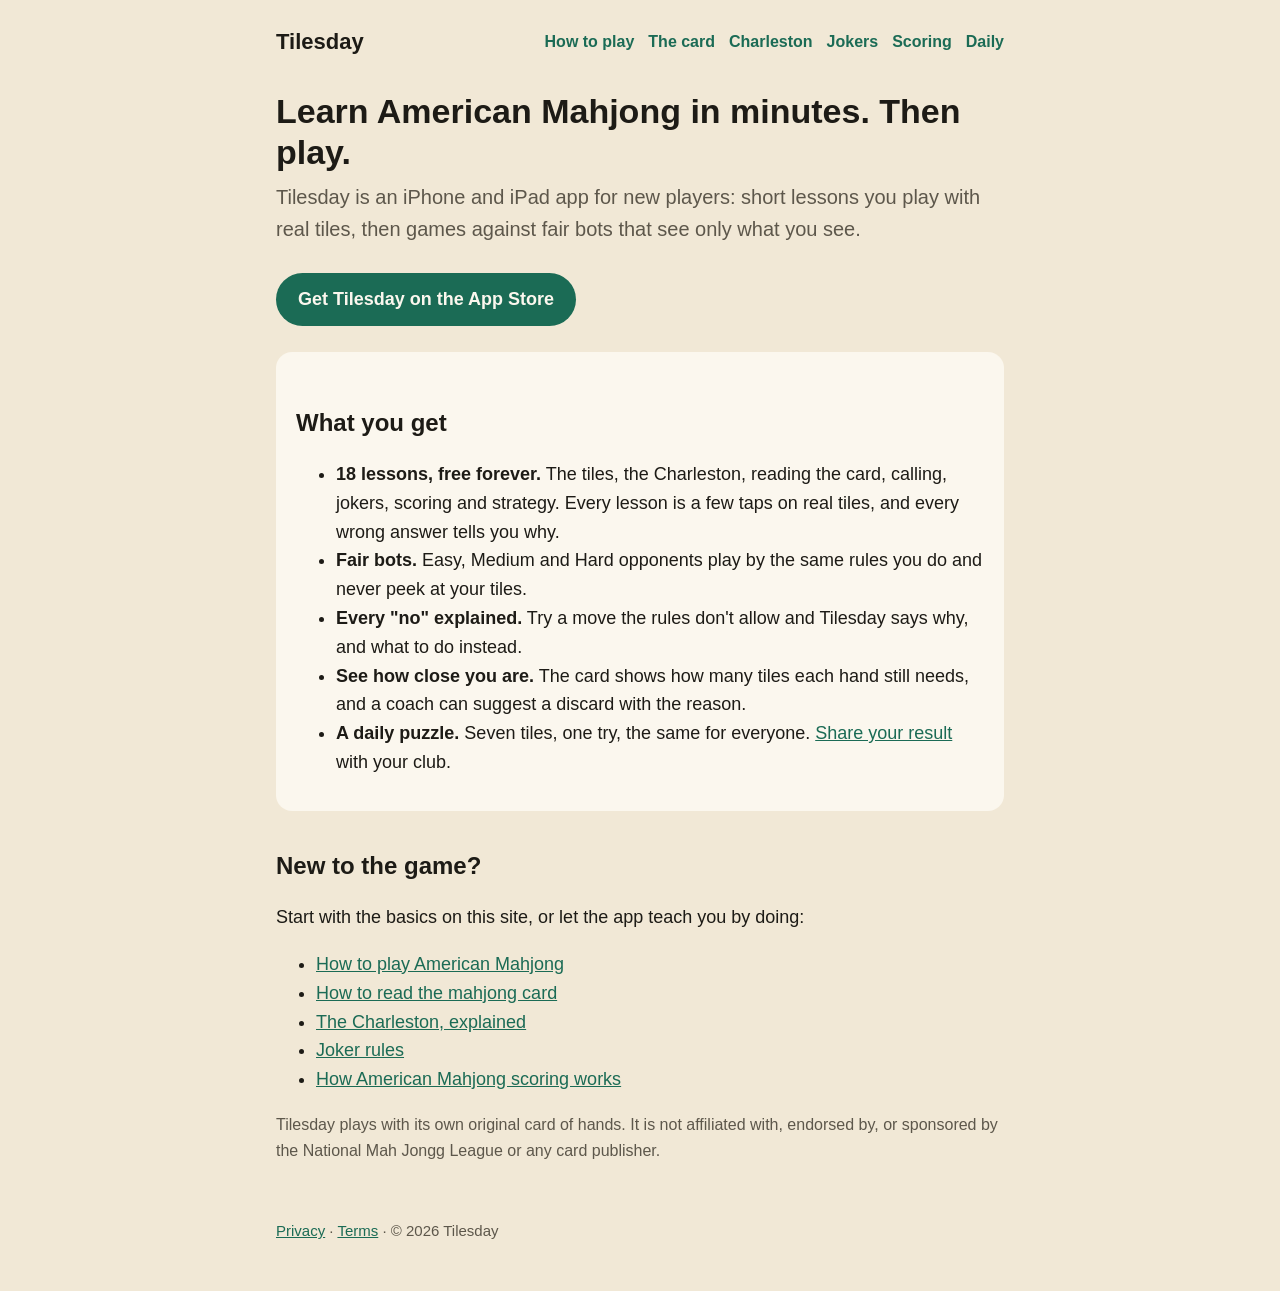
<file: index.html>
<!doctype html>
<html lang="en">
<head>
<meta charset="utf-8">
<meta name="viewport" content="width=device-width, initial-scale=1">
<meta name="apple-itunes-app" content="app-id=6819394680, affiliate-data=pt=128534438&amp;ct=web-banner&amp;mt=8">
<title>Tilesday: learn and practice American Mahjong</title>
<meta name="description" content="Tilesday teaches American Mahjong in bite-size lessons you play with real tiles, then lets you practice against fair bots that only see what you see. Lessons are free forever.">
<link rel="stylesheet" href="style.css">
</head>
<body>
<header>
  <a class="brand" href="index.html">Tilesday</a>
  <nav><a href="how-to-play-american-mahjong.html">How to play</a><a href="how-to-read-the-mahjong-card.html">The card</a><a href="charleston.html">Charleston</a><a href="joker-rules.html">Jokers</a><a href="scoring.html">Scoring</a><a href="daily/">Daily</a></nav>
</header>
<main>
  <h1>Learn American Mahjong in minutes. Then play.</h1>
  <p class="lede">Tilesday is an iPhone and iPad app for new players: short lessons you play with real tiles, then games against fair bots that see only what you see.</p>
  <p><a class="cta" href="https://apps.apple.com/app/id6819394680?pt=128534438&amp;ct=website&amp;mt=8">Get Tilesday on the App Store</a></p>
  <div class="panel">
    <h2>What you get</h2>
    <ul>
      <li><strong>18 lessons, free forever.</strong> The tiles, the Charleston, reading the card, calling, jokers, scoring and strategy. Every lesson is a few taps on real tiles, and every wrong answer tells you why.</li>
      <li><strong>Fair bots.</strong> Easy, Medium and Hard opponents play by the same rules you do and never peek at your tiles.</li>
      <li><strong>Every "no" explained.</strong> Try a move the rules don't allow and Tilesday says why, and what to do instead.</li>
      <li><strong>See how close you are.</strong> The card shows how many tiles each hand still needs, and a coach can suggest a discard with the reason.</li>
      <li><strong>A daily puzzle.</strong> Seven tiles, one try, the same for everyone. <a href="daily/">Share your result</a> with your club.</li>
    </ul>
  </div>
  <h2>New to the game?</h2>
  <p>Start with the basics on this site, or let the app teach you by doing:</p>
  <ul>
    <li><a href="how-to-play-american-mahjong.html">How to play American Mahjong</a></li>
    <li><a href="how-to-read-the-mahjong-card.html">How to read the mahjong card</a></li>
    <li><a href="charleston.html">The Charleston, explained</a></li>
    <li><a href="joker-rules.html">Joker rules</a></li>
    <li><a href="scoring.html">How American Mahjong scoring works</a></li>
  </ul>
  <p class="note">Tilesday plays with its own original card of hands. It is not affiliated with, endorsed by, or sponsored by the National Mah Jongg League or any card publisher.</p>
</main>
<footer><a href="privacy.html">Privacy</a> · <a href="terms.html">Terms</a> · © 2026 Tilesday</footer>
</body>
</html>
</file>
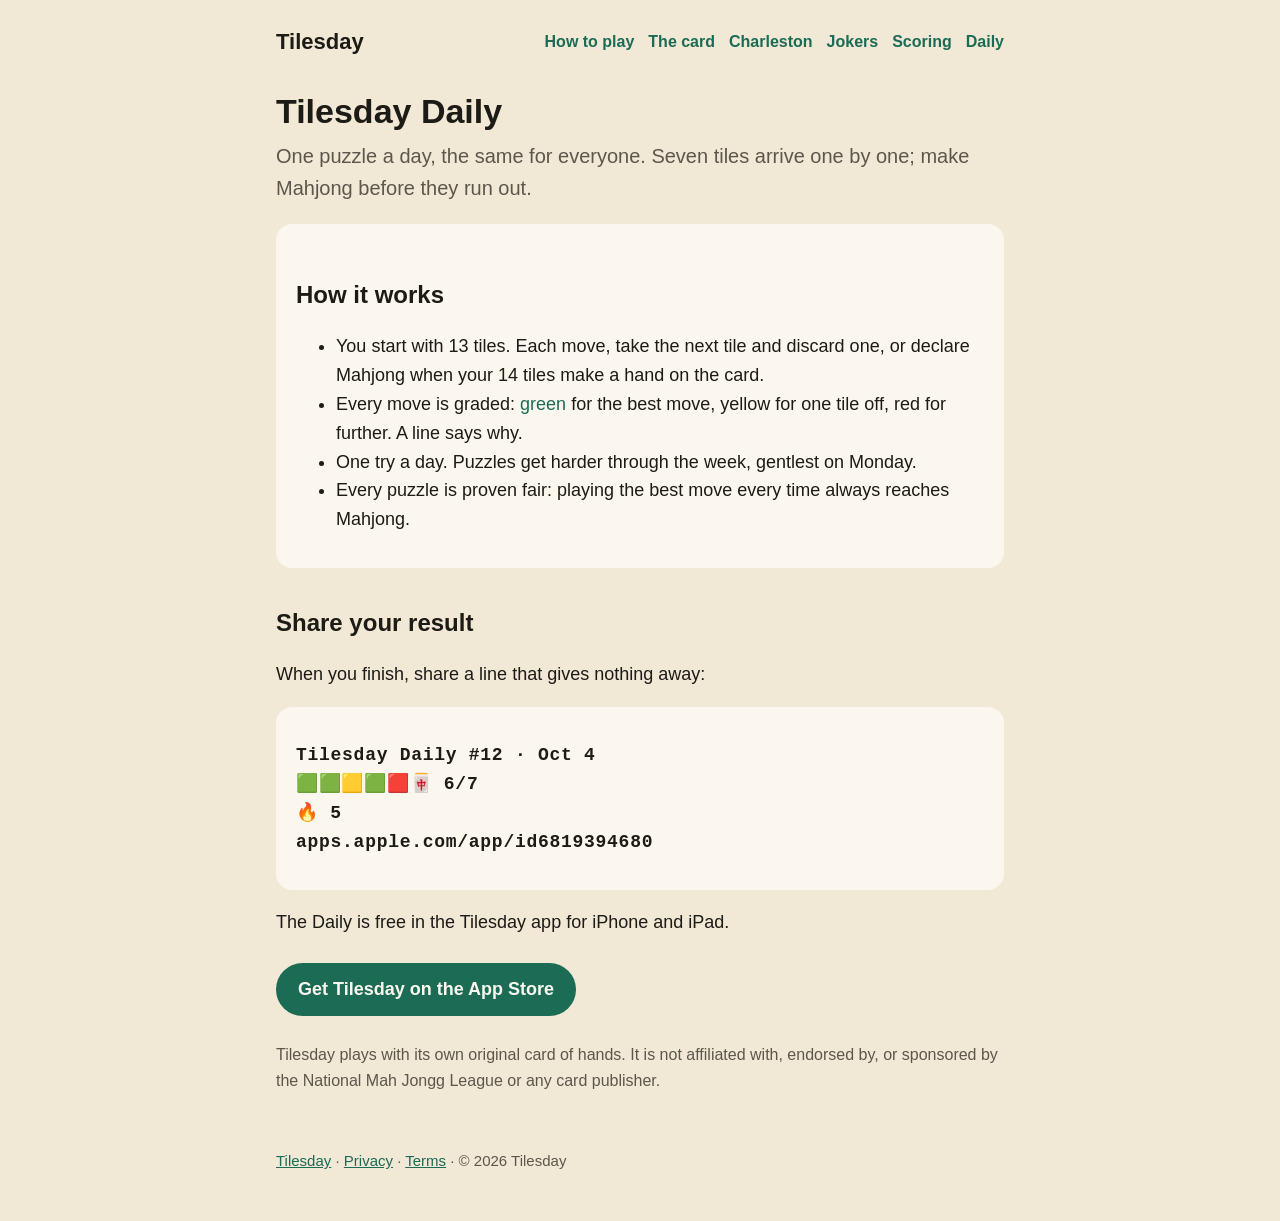
<file: daily/index.html>
<!doctype html>
<html lang="en">
<head>
<meta charset="utf-8">
<meta name="viewport" content="width=device-width, initial-scale=1">
<meta name="apple-itunes-app" content="app-id=6819394680, affiliate-data=pt=128534438&amp;ct=web-banner&amp;mt=8">
<title>Tilesday Daily: the American Mahjong puzzle of the day</title>
<meta name="description" content="One American Mahjong puzzle a day, the same for everyone: seven tiles arrive, make Mahjong before they run out. Every move is explained. Share your result with your club.">
<link rel="stylesheet" href="../style.css">
</head>
<body>
<header>
  <a class="brand" href="../index.html">Tilesday</a>
  <nav><a href="../how-to-play-american-mahjong.html">How to play</a><a href="../how-to-read-the-mahjong-card.html">The card</a><a href="../charleston.html">Charleston</a><a href="../joker-rules.html">Jokers</a><a href="../scoring.html">Scoring</a><a href="./">Daily</a></nav>
</header>
<main>
  <h1>Tilesday Daily</h1>
  <p class="lede">One puzzle a day, the same for everyone. Seven tiles arrive one by one; make Mahjong before they run out.</p>
  <div class="panel">
    <h2>How it works</h2>
    <ul>
      <li>You start with 13 tiles. Each move, take the next tile and discard one, or declare Mahjong when your 14 tiles make a hand on the card.</li>
      <li>Every move is graded: <span class="green">green</span> for the best move, yellow for one tile off, red for further. A line says why.</li>
      <li>One try a day. Puzzles get harder through the week, gentlest on Monday.</li>
      <li>Every puzzle is proven fair: playing the best move every time always reaches Mahjong.</li>
    </ul>
  </div>
  <h2>Share your result</h2>
  <p>When you finish, share a line that gives nothing away:</p>
  <div class="panel"><pre class="hand" style="font-size:18px;white-space:pre-wrap">Tilesday Daily #12 · Oct 4
🟩🟩🟨🟩🟥🀄 6/7
🔥 5
apps.apple.com/app/id6819394680</pre></div>
  <p>The Daily is free in the Tilesday app for iPhone and iPad.</p>
  <p><a class="cta" href="https://apps.apple.com/app/id6819394680?pt=128534438&amp;ct=website&amp;mt=8">Get Tilesday on the App Store</a></p>
  <p class="note">Tilesday plays with its own original card of hands. It is not affiliated with, endorsed by, or sponsored by the National Mah Jongg League or any card publisher.</p>
</main>
<footer><a href="../index.html">Tilesday</a> · <a href="../privacy.html">Privacy</a> · <a href="../terms.html">Terms</a> · © 2026 Tilesday</footer>
</body>
</html>
</file>
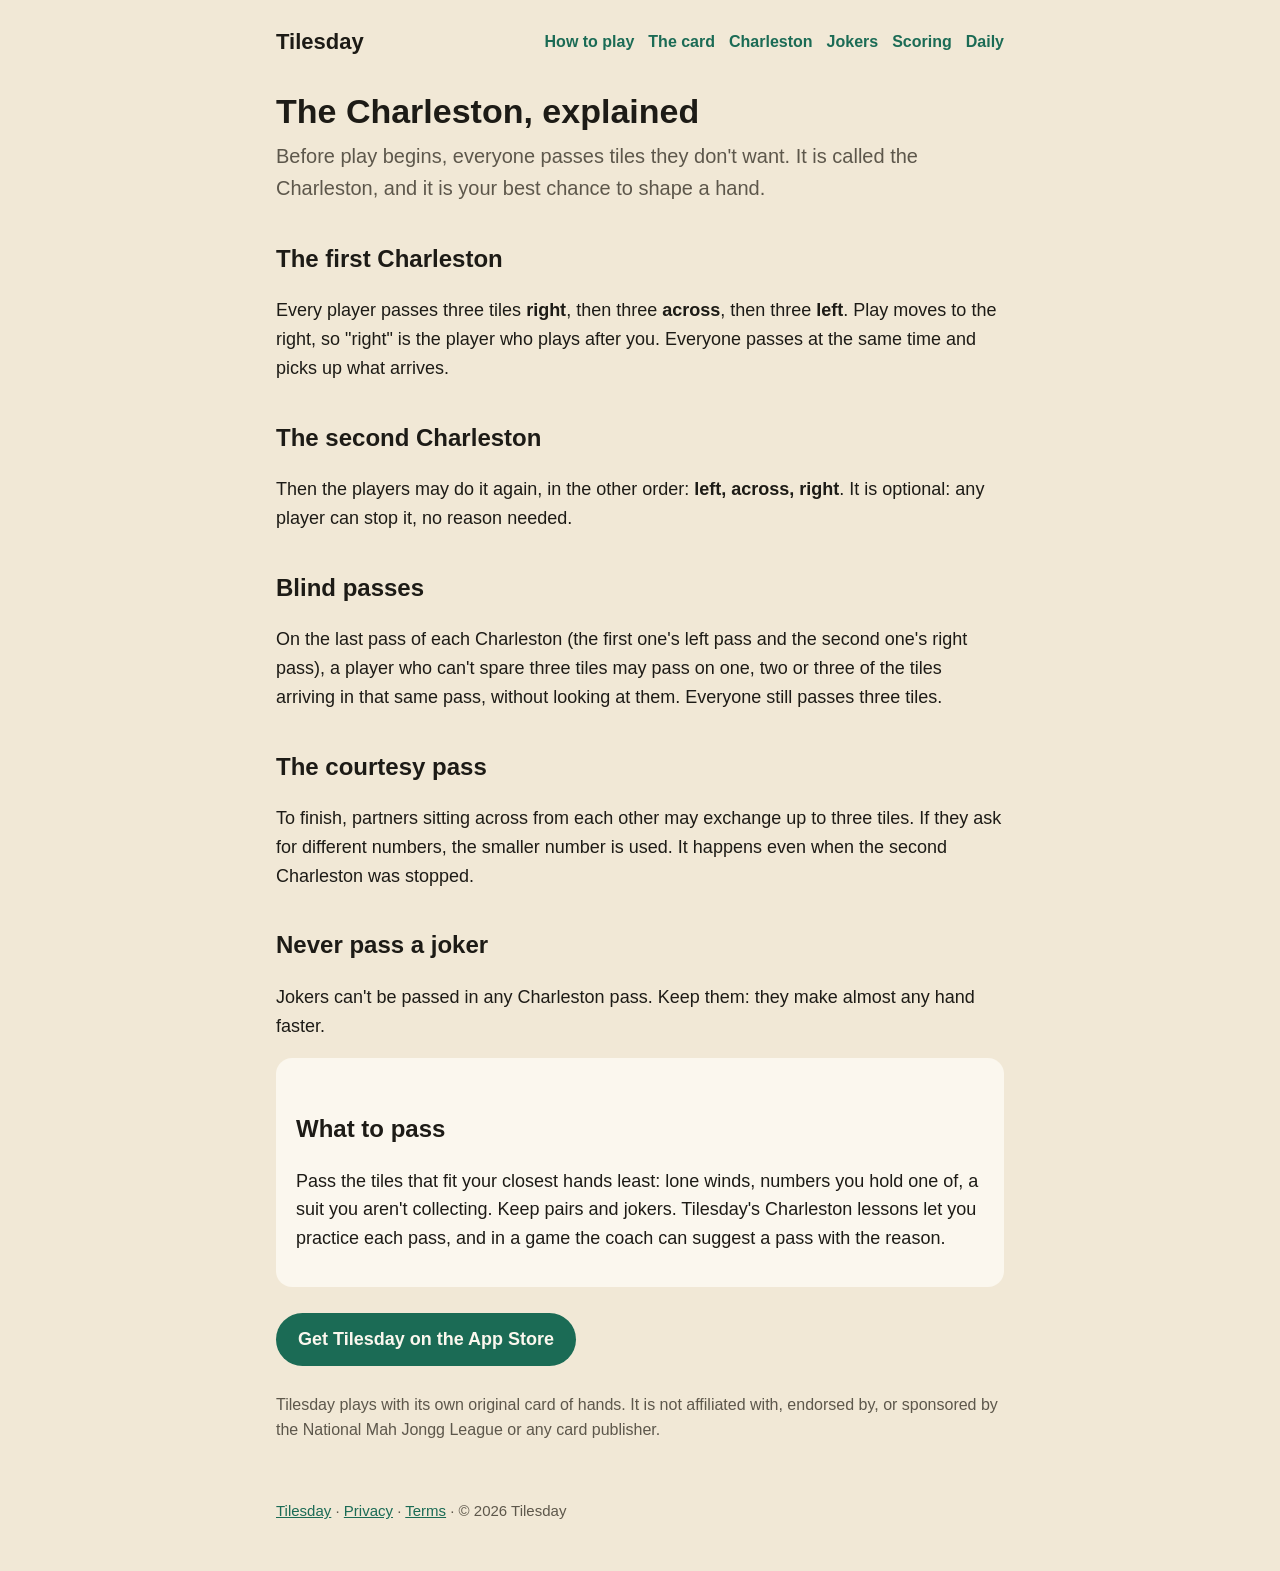
<file: charleston.html>
<!doctype html>
<html lang="en">
<head>
<meta charset="utf-8">
<meta name="viewport" content="width=device-width, initial-scale=1">
<meta name="apple-itunes-app" content="app-id=6819394680, affiliate-data=pt=128534438&amp;ct=web-banner&amp;mt=8">
<title>The Charleston explained | Tilesday</title>
<meta name="description" content="How the American Mahjong Charleston works: right, across, left; the optional second Charleston; blind passes; the courtesy pass; and why jokers are never passed.">
<link rel="stylesheet" href="style.css">
</head>
<body>
<header>
  <a class="brand" href="index.html">Tilesday</a>
  <nav><a href="how-to-play-american-mahjong.html">How to play</a><a href="how-to-read-the-mahjong-card.html">The card</a><a href="charleston.html">Charleston</a><a href="joker-rules.html">Jokers</a><a href="scoring.html">Scoring</a><a href="daily/">Daily</a></nav>
</header>
<main>
  <h1>The Charleston, explained</h1>
  <p class="lede">Before play begins, everyone passes tiles they don't want. It is called the Charleston, and it is your best chance to shape a hand.</p>

  <h2>The first Charleston</h2>
  <p>Every player passes three tiles <strong>right</strong>, then three <strong>across</strong>, then three <strong>left</strong>. Play moves to the right, so "right" is the player who plays after you. Everyone passes at the same time and picks up what arrives.</p>

  <h2>The second Charleston</h2>
  <p>Then the players may do it again, in the other order: <strong>left, across, right</strong>. It is optional: any player can stop it, no reason needed.</p>

  <h2>Blind passes</h2>
  <p>On the last pass of each Charleston (the first one's left pass and the second one's right pass), a player who can't spare three tiles may pass on one, two or three of the tiles arriving in that same pass, without looking at them. Everyone still passes three tiles.</p>

  <h2>The courtesy pass</h2>
  <p>To finish, partners sitting across from each other may exchange up to three tiles. If they ask for different numbers, the smaller number is used. It happens even when the second Charleston was stopped.</p>

  <h2>Never pass a joker</h2>
  <p>Jokers can't be passed in any Charleston pass. Keep them: they make almost any hand faster.</p>

  <div class="panel">
    <h2>What to pass</h2>
    <p>Pass the tiles that fit your closest hands least: lone winds, numbers you hold one of, a suit you aren't collecting. Keep pairs and jokers. Tilesday's Charleston lessons let you practice each pass, and in a game the coach can suggest a pass with the reason.</p>
  </div>
  <p><a class="cta" href="https://apps.apple.com/app/id6819394680?pt=128534438&amp;ct=website&amp;mt=8">Get Tilesday on the App Store</a></p>
  <p class="note">Tilesday plays with its own original card of hands. It is not affiliated with, endorsed by, or sponsored by the National Mah Jongg League or any card publisher.</p>
</main>
<footer><a href="index.html">Tilesday</a> · <a href="privacy.html">Privacy</a> · <a href="terms.html">Terms</a> · © 2026 Tilesday</footer>
</body>
</html>
</file>
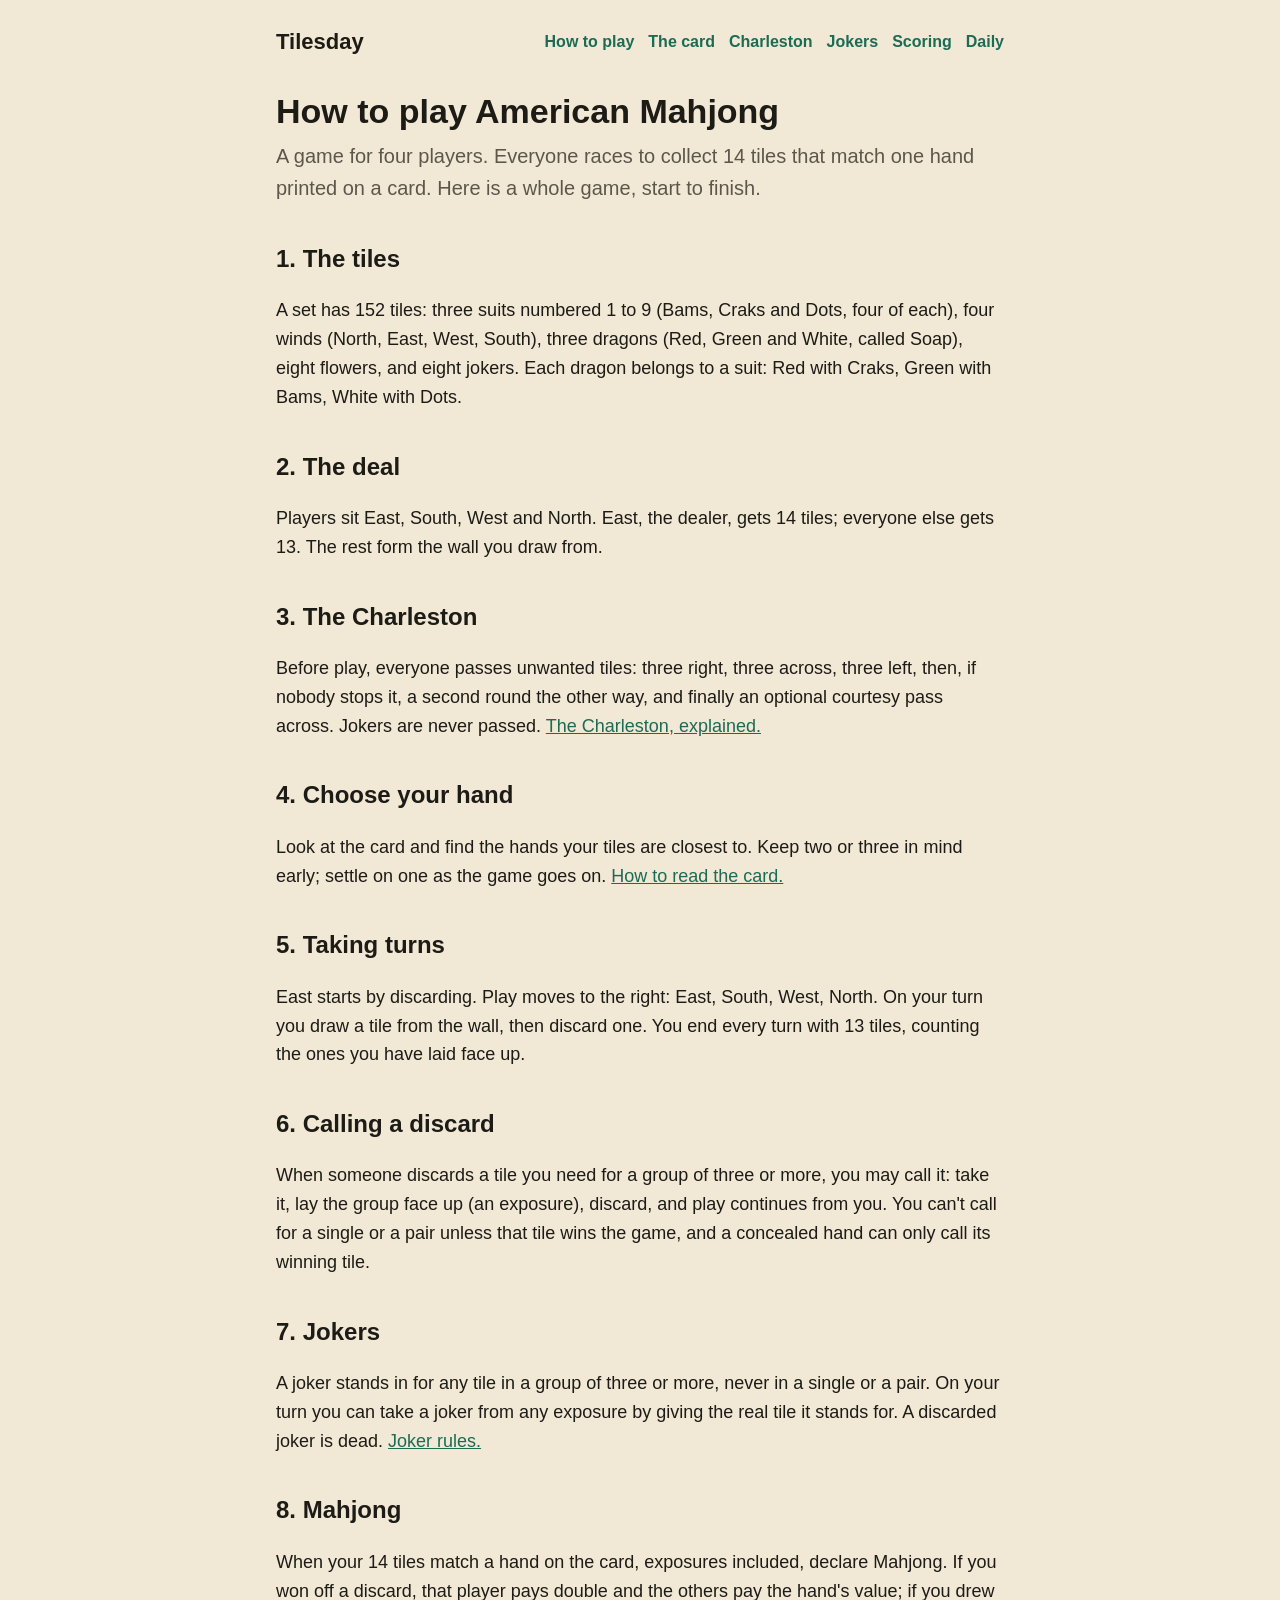
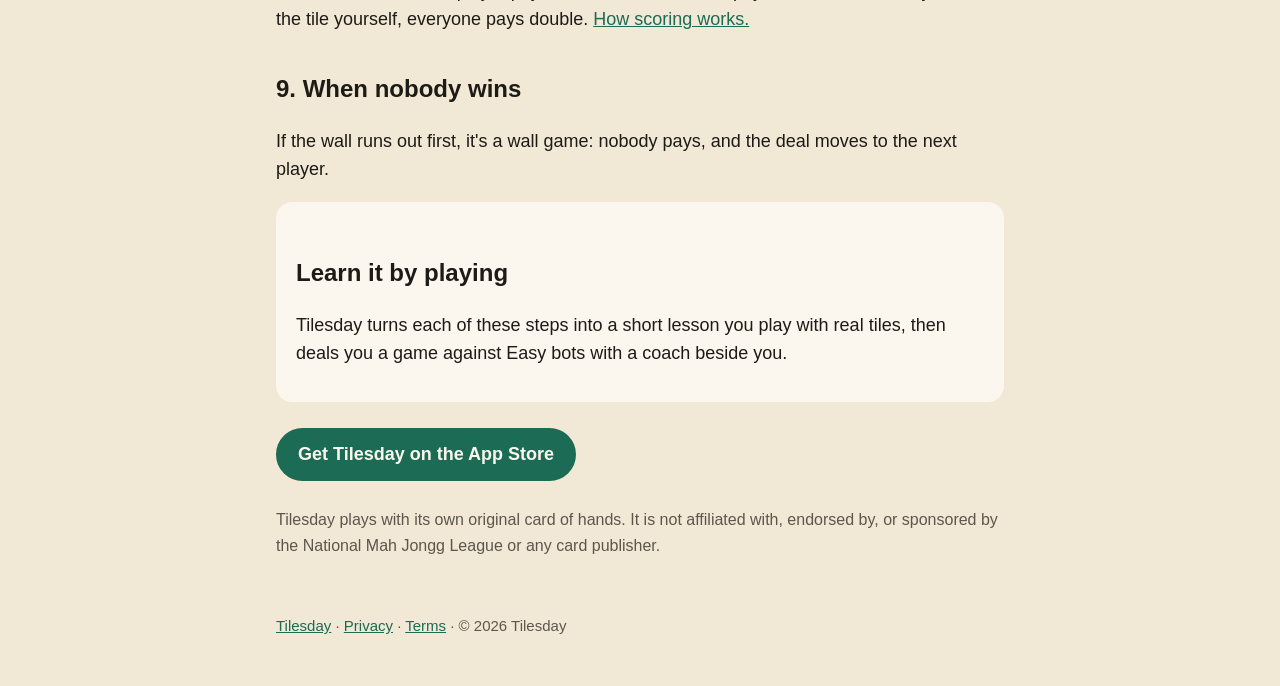
<file: how-to-play-american-mahjong.html>
<!doctype html>
<html lang="en">
<head>
<meta charset="utf-8">
<meta name="viewport" content="width=device-width, initial-scale=1">
<meta name="apple-itunes-app" content="app-id=6819394680, affiliate-data=pt=128534438&amp;ct=web-banner&amp;mt=8">
<title>How to play American Mahjong: a beginner's guide | Tilesday</title>
<meta name="description" content="How to play American Mahjong, step by step: the 152 tiles, the deal, the Charleston, taking turns, calling discards, jokers, and declaring Mahjong.">
<link rel="stylesheet" href="style.css">
</head>
<body>
<header>
  <a class="brand" href="index.html">Tilesday</a>
  <nav><a href="how-to-play-american-mahjong.html">How to play</a><a href="how-to-read-the-mahjong-card.html">The card</a><a href="charleston.html">Charleston</a><a href="joker-rules.html">Jokers</a><a href="scoring.html">Scoring</a><a href="daily/">Daily</a></nav>
</header>
<main>
  <h1>How to play American Mahjong</h1>
  <p class="lede">A game for four players. Everyone races to collect 14 tiles that match one hand printed on a card. Here is a whole game, start to finish.</p>

  <h2>1. The tiles</h2>
  <p>A set has 152 tiles: three suits numbered 1 to 9 (Bams, Craks and Dots, four of each), four winds (North, East, West, South), three dragons (Red, Green and White, called Soap), eight flowers, and eight jokers. Each dragon belongs to a suit: Red with Craks, Green with Bams, White with Dots.</p>

  <h2>2. The deal</h2>
  <p>Players sit East, South, West and North. East, the dealer, gets 14 tiles; everyone else gets 13. The rest form the wall you draw from.</p>

  <h2>3. The Charleston</h2>
  <p>Before play, everyone passes unwanted tiles: three right, three across, three left, then, if nobody stops it, a second round the other way, and finally an optional courtesy pass across. Jokers are never passed. <a href="charleston.html">The Charleston, explained.</a></p>

  <h2>4. Choose your hand</h2>
  <p>Look at the card and find the hands your tiles are closest to. Keep two or three in mind early; settle on one as the game goes on. <a href="how-to-read-the-mahjong-card.html">How to read the card.</a></p>

  <h2>5. Taking turns</h2>
  <p>East starts by discarding. Play moves to the right: East, South, West, North. On your turn you draw a tile from the wall, then discard one. You end every turn with 13 tiles, counting the ones you have laid face up.</p>

  <h2>6. Calling a discard</h2>
  <p>When someone discards a tile you need for a group of three or more, you may call it: take it, lay the group face up (an exposure), discard, and play continues from you. You can't call for a single or a pair unless that tile wins the game, and a concealed hand can only call its winning tile.</p>

  <h2>7. Jokers</h2>
  <p>A joker stands in for any tile in a group of three or more, never in a single or a pair. On your turn you can take a joker from any exposure by giving the real tile it stands for. A discarded joker is dead. <a href="joker-rules.html">Joker rules.</a></p>

  <h2>8. Mahjong</h2>
  <p>When your 14 tiles match a hand on the card, exposures included, declare Mahjong. If you won off a discard, that player pays double and the others pay the hand's value; if you drew the tile yourself, everyone pays double. <a href="scoring.html">How scoring works.</a></p>

  <h2>9. When nobody wins</h2>
  <p>If the wall runs out first, it's a wall game: nobody pays, and the deal moves to the next player.</p>

  <div class="panel">
    <h2>Learn it by playing</h2>
    <p>Tilesday turns each of these steps into a short lesson you play with real tiles, then deals you a game against Easy bots with a coach beside you.</p>
  </div>
  <p><a class="cta" href="https://apps.apple.com/app/id6819394680?pt=128534438&amp;ct=website&amp;mt=8">Get Tilesday on the App Store</a></p>
  <p class="note">Tilesday plays with its own original card of hands. It is not affiliated with, endorsed by, or sponsored by the National Mah Jongg League or any card publisher.</p>
</main>
<footer><a href="index.html">Tilesday</a> · <a href="privacy.html">Privacy</a> · <a href="terms.html">Terms</a> · © 2026 Tilesday</footer>
</body>
</html>
</file>
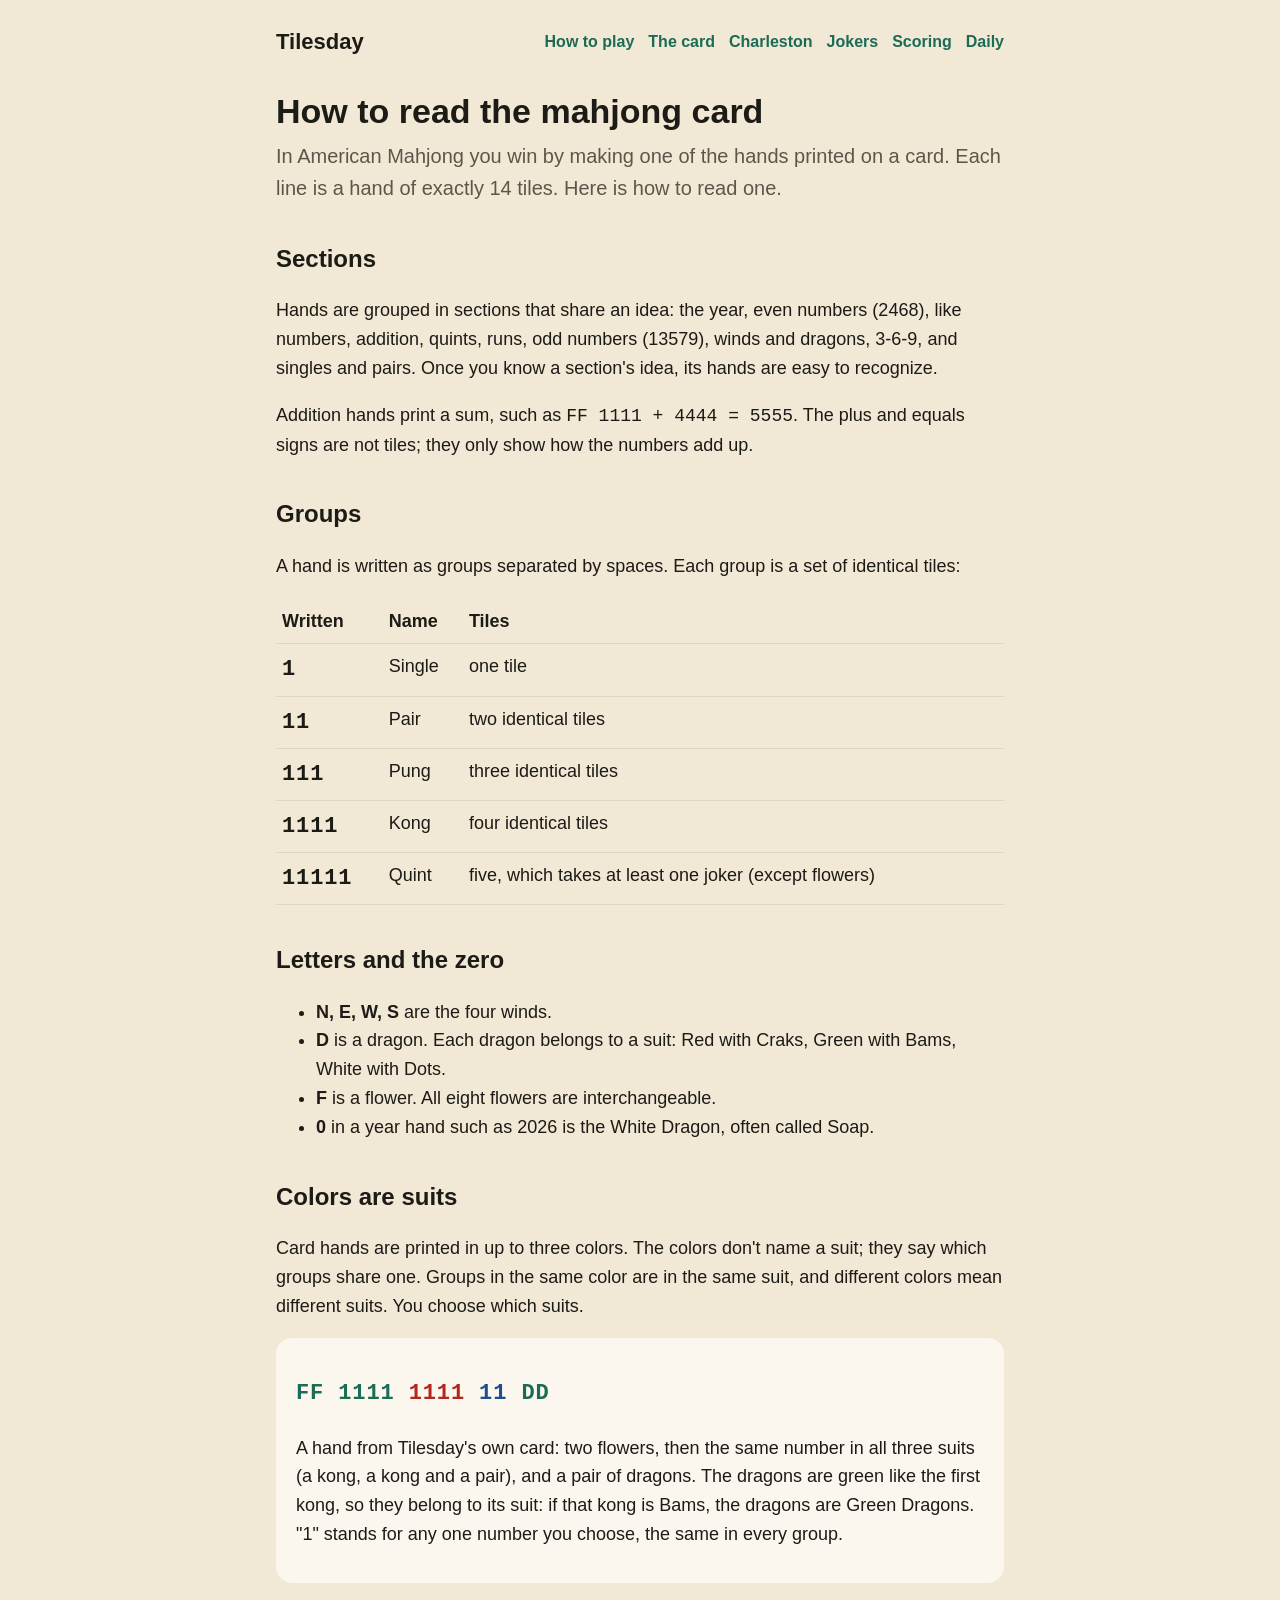
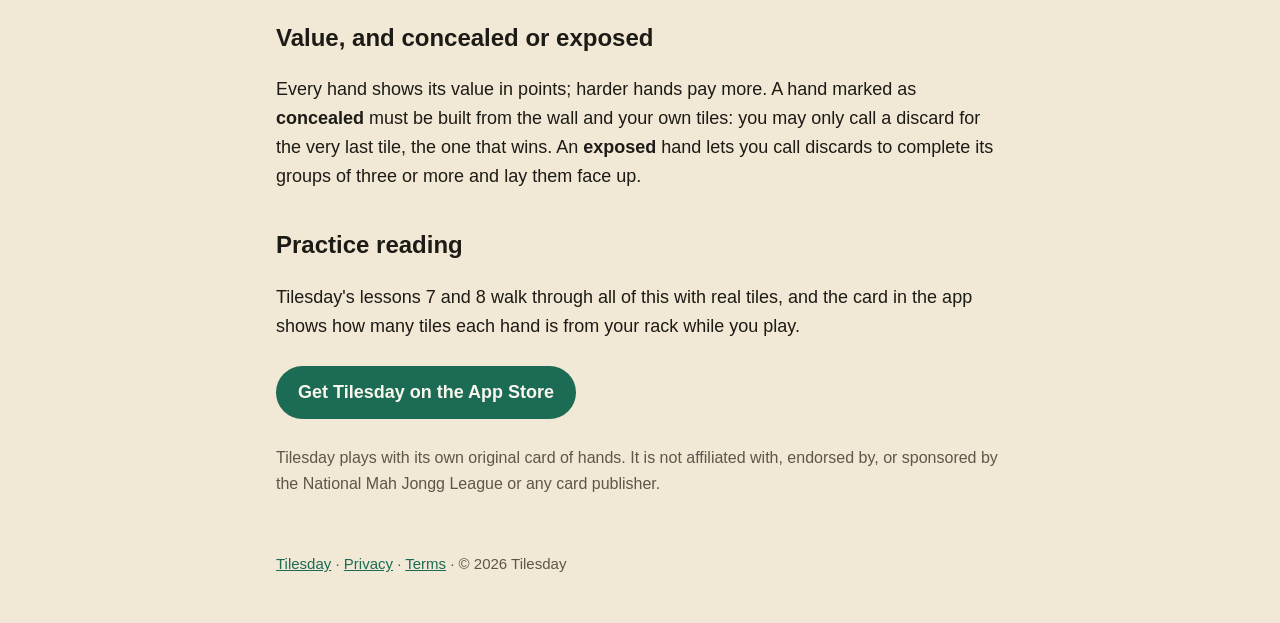
<file: how-to-read-the-mahjong-card.html>
<!doctype html>
<html lang="en">
<head>
<meta charset="utf-8">
<meta name="viewport" content="width=device-width, initial-scale=1">
<meta name="apple-itunes-app" content="app-id=6819394680, affiliate-data=pt=128534438&amp;ct=web-banner&amp;mt=8">
<title>How to read the mahjong card | Tilesday</title>
<meta name="description" content="A plain guide to reading an American Mahjong card: sections, numbers, D and F, the White Dragon as zero, colors as suits, values, and concealed hands.">
<link rel="stylesheet" href="style.css">
</head>
<body>
<header>
  <a class="brand" href="index.html">Tilesday</a>
  <nav><a href="how-to-play-american-mahjong.html">How to play</a><a href="how-to-read-the-mahjong-card.html">The card</a><a href="charleston.html">Charleston</a><a href="joker-rules.html">Jokers</a><a href="scoring.html">Scoring</a><a href="daily/">Daily</a></nav>
</header>
<main>
  <h1>How to read the mahjong card</h1>
  <p class="lede">In American Mahjong you win by making one of the hands printed on a card. Each line is a hand of exactly 14 tiles. Here is how to read one.</p>

  <h2>Sections</h2>
  <p>Hands are grouped in sections that share an idea: the year, even numbers (2468), like numbers, addition, quints, runs, odd numbers (13579), winds and dragons, 3-6-9, and singles and pairs. Once you know a section's idea, its hands are easy to recognize.</p>
  <p>Addition hands print a sum, such as <code>FF 1111 + 4444 = 5555</code>. The plus and equals signs are not tiles; they only show how the numbers add up.</p>

  <h2>Groups</h2>
  <p>A hand is written as groups separated by spaces. Each group is a set of identical tiles:</p>
  <table>
    <tr><th>Written</th><th>Name</th><th>Tiles</th></tr>
    <tr><td class="hand">1</td><td>Single</td><td>one tile</td></tr>
    <tr><td class="hand">11</td><td>Pair</td><td>two identical tiles</td></tr>
    <tr><td class="hand">111</td><td>Pung</td><td>three identical tiles</td></tr>
    <tr><td class="hand">1111</td><td>Kong</td><td>four identical tiles</td></tr>
    <tr><td class="hand">11111</td><td>Quint</td><td>five, which takes at least one joker (except flowers)</td></tr>
  </table>

  <h2>Letters and the zero</h2>
  <ul>
    <li><strong>N, E, W, S</strong> are the four winds.</li>
    <li><strong>D</strong> is a dragon. Each dragon belongs to a suit: Red with Craks, Green with Bams, White with Dots.</li>
    <li><strong>F</strong> is a flower. All eight flowers are interchangeable.</li>
    <li><strong>0</strong> in a year hand such as 2026 is the White Dragon, often called Soap.</li>
  </ul>

  <h2>Colors are suits</h2>
  <p>Card hands are printed in up to three colors. The colors don't name a suit; they say which groups share one. Groups in the same color are in the same suit, and different colors mean different suits. You choose which suits.</p>
  <div class="panel">
    <p class="hand"><span class="green">FF 1111</span> <span class="red">1111</span> <span class="blue">11</span> <span class="green">DD</span></p>
    <p>A hand from Tilesday's own card: two flowers, then the same number in all three suits (a kong, a kong and a pair), and a pair of dragons. The dragons are green like the first kong, so they belong to its suit: if that kong is Bams, the dragons are Green Dragons. "1" stands for any one number you choose, the same in every group.</p>
  </div>

  <h2>Value, and concealed or exposed</h2>
  <p>Every hand shows its value in points; harder hands pay more. A hand marked as <strong>concealed</strong> must be built from the wall and your own tiles: you may only call a discard for the very last tile, the one that wins. An <strong>exposed</strong> hand lets you call discards to complete its groups of three or more and lay them face up.</p>

  <h2>Practice reading</h2>
  <p>Tilesday's lessons 7 and 8 walk through all of this with real tiles, and the card in the app shows how many tiles each hand is from your rack while you play.</p>
  <p><a class="cta" href="https://apps.apple.com/app/id6819394680?pt=128534438&amp;ct=website&amp;mt=8">Get Tilesday on the App Store</a></p>
  <p class="note">Tilesday plays with its own original card of hands. It is not affiliated with, endorsed by, or sponsored by the National Mah Jongg League or any card publisher.</p>
</main>
<footer><a href="index.html">Tilesday</a> · <a href="privacy.html">Privacy</a> · <a href="terms.html">Terms</a> · © 2026 Tilesday</footer>
</body>
</html>
</file>
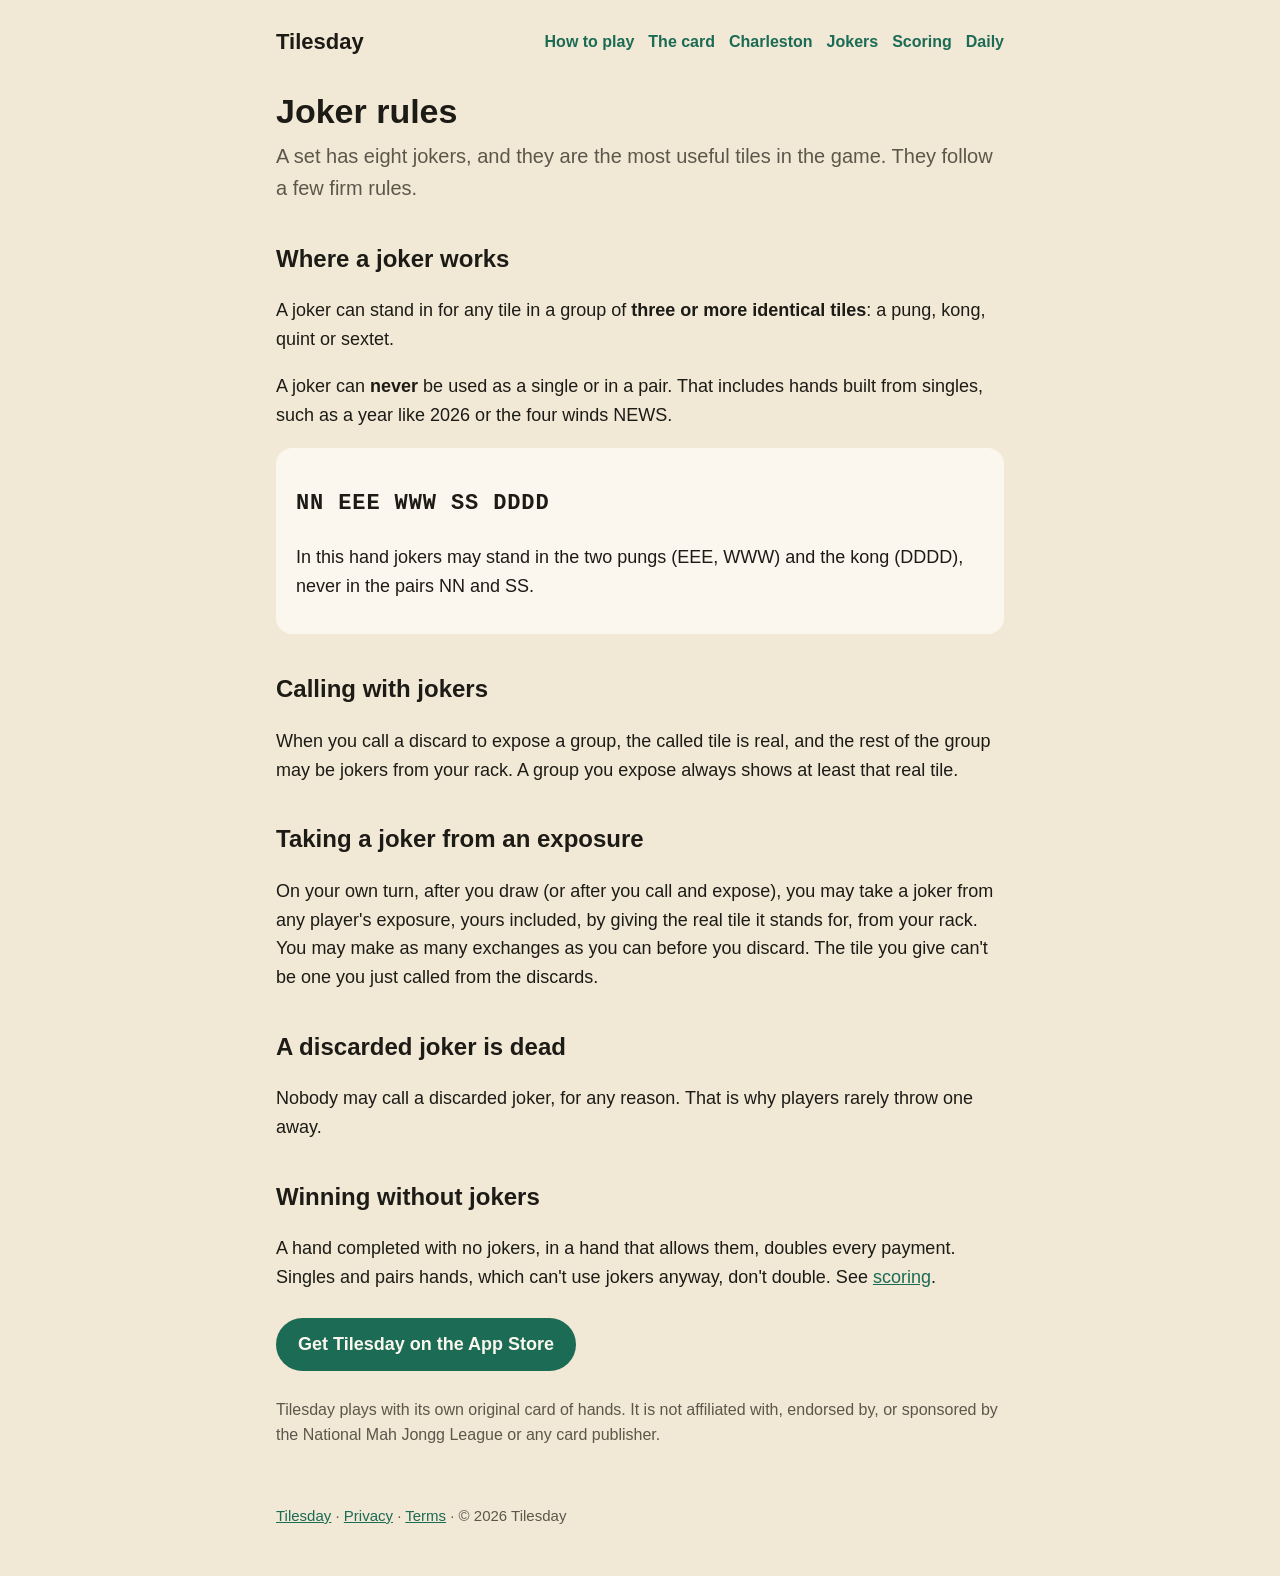
<file: joker-rules.html>
<!doctype html>
<html lang="en">
<head>
<meta charset="utf-8">
<meta name="viewport" content="width=device-width, initial-scale=1">
<meta name="apple-itunes-app" content="app-id=6819394680, affiliate-data=pt=128534438&amp;ct=web-banner&amp;mt=8">
<title>Joker rules in American Mahjong | Tilesday</title>
<meta name="description" content="Where jokers work in American Mahjong: groups of three or more, never singles or pairs. How to exchange a joker from an exposure, and why a discarded joker is dead.">
<link rel="stylesheet" href="style.css">
</head>
<body>
<header>
  <a class="brand" href="index.html">Tilesday</a>
  <nav><a href="how-to-play-american-mahjong.html">How to play</a><a href="how-to-read-the-mahjong-card.html">The card</a><a href="charleston.html">Charleston</a><a href="joker-rules.html">Jokers</a><a href="scoring.html">Scoring</a><a href="daily/">Daily</a></nav>
</header>
<main>
  <h1>Joker rules</h1>
  <p class="lede">A set has eight jokers, and they are the most useful tiles in the game. They follow a few firm rules.</p>

  <h2>Where a joker works</h2>
  <p>A joker can stand in for any tile in a group of <strong>three or more identical tiles</strong>: a pung, kong, quint or sextet.</p>
  <p>A joker can <strong>never</strong> be used as a single or in a pair. That includes hands built from singles, such as a year like 2026 or the four winds NEWS.</p>
  <div class="panel">
    <p class="hand">NN EEE WWW SS DDDD</p>
    <p>In this hand jokers may stand in the two pungs (EEE, WWW) and the kong (DDDD), never in the pairs NN and SS.</p>
  </div>

  <h2>Calling with jokers</h2>
  <p>When you call a discard to expose a group, the called tile is real, and the rest of the group may be jokers from your rack. A group you expose always shows at least that real tile.</p>

  <h2>Taking a joker from an exposure</h2>
  <p>On your own turn, after you draw (or after you call and expose), you may take a joker from any player's exposure, yours included, by giving the real tile it stands for, from your rack. You may make as many exchanges as you can before you discard. The tile you give can't be one you just called from the discards.</p>

  <h2>A discarded joker is dead</h2>
  <p>Nobody may call a discarded joker, for any reason. That is why players rarely throw one away.</p>

  <h2>Winning without jokers</h2>
  <p>A hand completed with no jokers, in a hand that allows them, doubles every payment. Singles and pairs hands, which can't use jokers anyway, don't double. See <a href="scoring.html">scoring</a>.</p>
  <p><a class="cta" href="https://apps.apple.com/app/id6819394680?pt=128534438&amp;ct=website&amp;mt=8">Get Tilesday on the App Store</a></p>
  <p class="note">Tilesday plays with its own original card of hands. It is not affiliated with, endorsed by, or sponsored by the National Mah Jongg League or any card publisher.</p>
</main>
<footer><a href="index.html">Tilesday</a> · <a href="privacy.html">Privacy</a> · <a href="terms.html">Terms</a> · © 2026 Tilesday</footer>
</body>
</html>
</file>
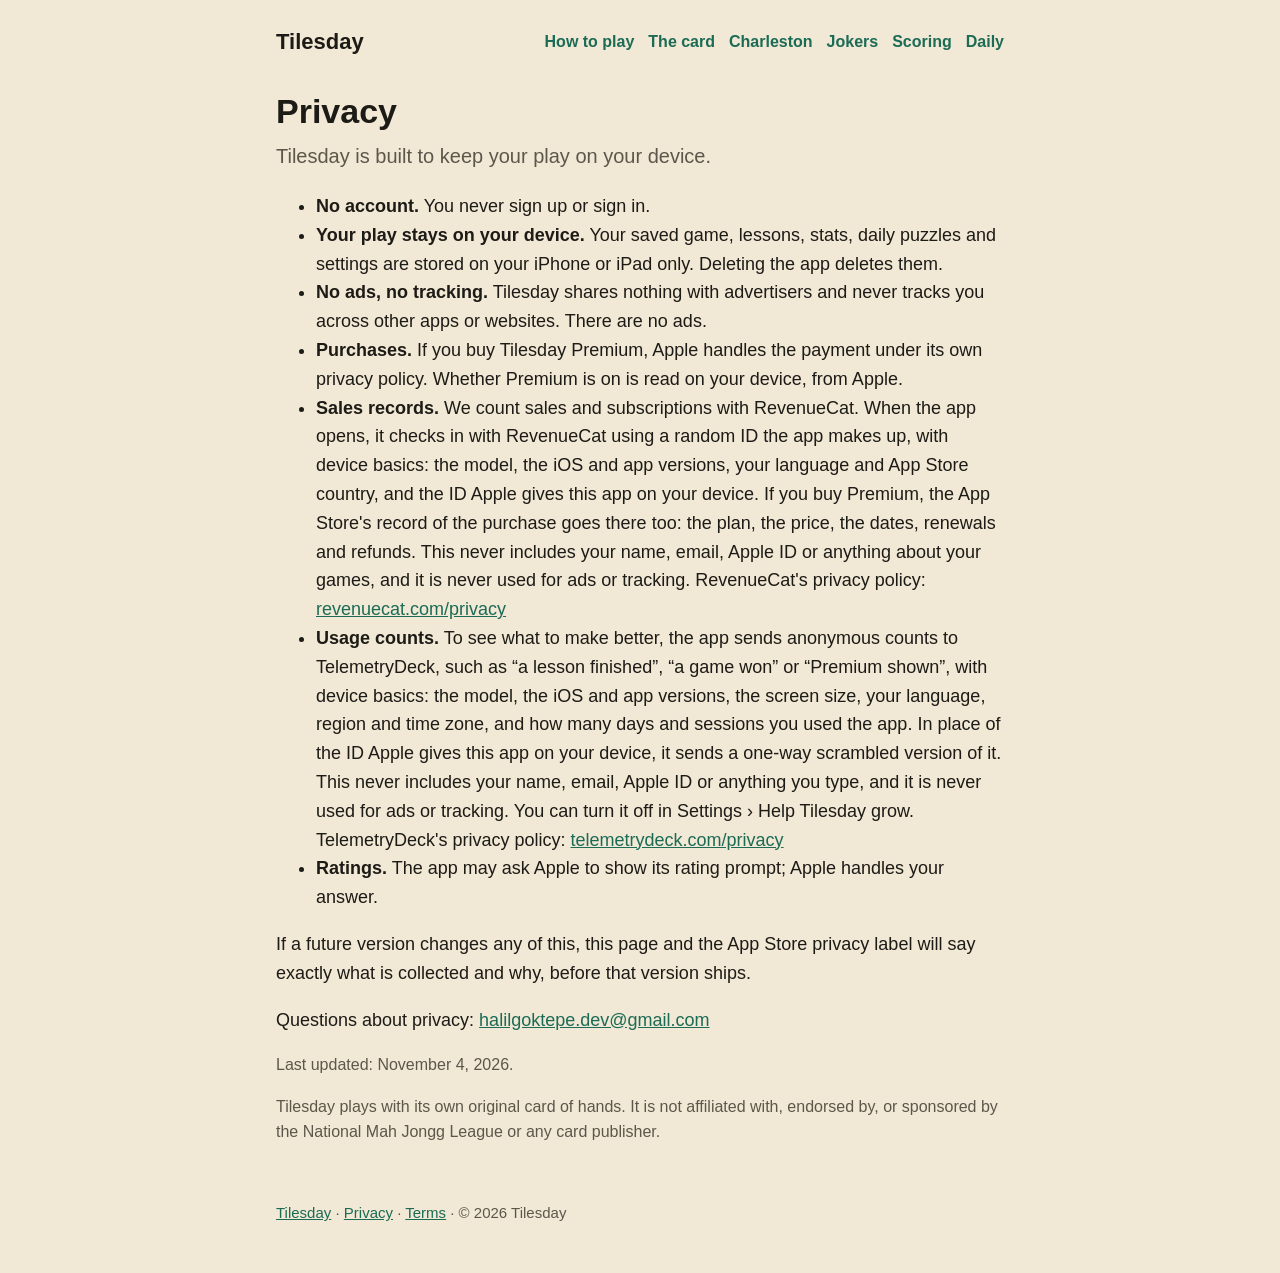
<file: privacy.html>
<!doctype html>
<html lang="en">
<head>
<meta charset="utf-8">
<meta name="viewport" content="width=device-width, initial-scale=1">
<meta name="apple-itunes-app" content="app-id=6819394680, affiliate-data=pt=128534438&amp;ct=web-banner&amp;mt=8">
<title>Privacy | Tilesday</title>
<meta name="description" content="Tilesday's privacy policy: no account, no ads, no tracking; your games, lessons and stats stay on your device.">
<link rel="stylesheet" href="style.css">
</head>
<body>
<header>
  <a class="brand" href="index.html">Tilesday</a>
  <nav><a href="how-to-play-american-mahjong.html">How to play</a><a href="how-to-read-the-mahjong-card.html">The card</a><a href="charleston.html">Charleston</a><a href="joker-rules.html">Jokers</a><a href="scoring.html">Scoring</a><a href="daily/">Daily</a></nav>
</header>
<main>
  <h1>Privacy</h1>
  <p class="lede">Tilesday is built to keep your play on your device.</p>
  <ul>
    <li><strong>No account.</strong> You never sign up or sign in.</li>
    <li><strong>Your play stays on your device.</strong> Your saved game, lessons, stats, daily puzzles and settings are stored on your iPhone or iPad only. Deleting the app deletes them.</li>
    <li><strong>No ads, no tracking.</strong> Tilesday shares nothing with advertisers and never tracks you across other apps or websites. There are no ads.</li>
    <li><strong>Purchases.</strong> If you buy Tilesday Premium, Apple handles the payment under its own privacy policy. Whether Premium is on is read on your device, from Apple.</li>
    <li><strong>Sales records.</strong> We count sales and subscriptions with RevenueCat. When the app opens, it checks in with RevenueCat using a random ID the app makes up, with device basics: the model, the iOS and app versions, your language and App Store country, and the ID Apple gives this app on your device. If you buy Premium, the App Store's record of the purchase goes there too: the plan, the price, the dates, renewals and refunds. This never includes your name, email, Apple ID or anything about your games, and it is never used for ads or tracking. RevenueCat's privacy policy: <a href="https://www.revenuecat.com/privacy">revenuecat.com/privacy</a></li>
    <li><strong>Usage counts.</strong> To see what to make better, the app sends anonymous counts to TelemetryDeck, such as “a lesson finished”, “a game won” or “Premium shown”, with device basics: the model, the iOS and app versions, the screen size, your language, region and time zone, and how many days and sessions you used the app. In place of the ID Apple gives this app on your device, it sends a one-way scrambled version of it. This never includes your name, email, Apple ID or anything you type, and it is never used for ads or tracking. You can turn it off in Settings › Help Tilesday grow. TelemetryDeck's privacy policy: <a href="https://telemetrydeck.com/privacy">telemetrydeck.com/privacy</a></li>
    <li><strong>Ratings.</strong> The app may ask Apple to show its rating prompt; Apple handles your answer.</li>
  </ul>
  <p>If a future version changes any of this, this page and the App Store privacy label will say exactly what is collected and why, before that version ships.</p>
  <p>Questions about privacy: <a href="mailto:halilgoktepe.dev@gmail.com">halilgoktepe.dev@gmail.com</a></p>
  <p class="note">Last updated: November 4, 2026.</p>
  <p class="note">Tilesday plays with its own original card of hands. It is not affiliated with, endorsed by, or sponsored by the National Mah Jongg League or any card publisher.</p>
</main>
<footer><a href="index.html">Tilesday</a> · <a href="privacy.html">Privacy</a> · <a href="terms.html">Terms</a> · © 2026 Tilesday</footer>
</body>
</html>
</file>
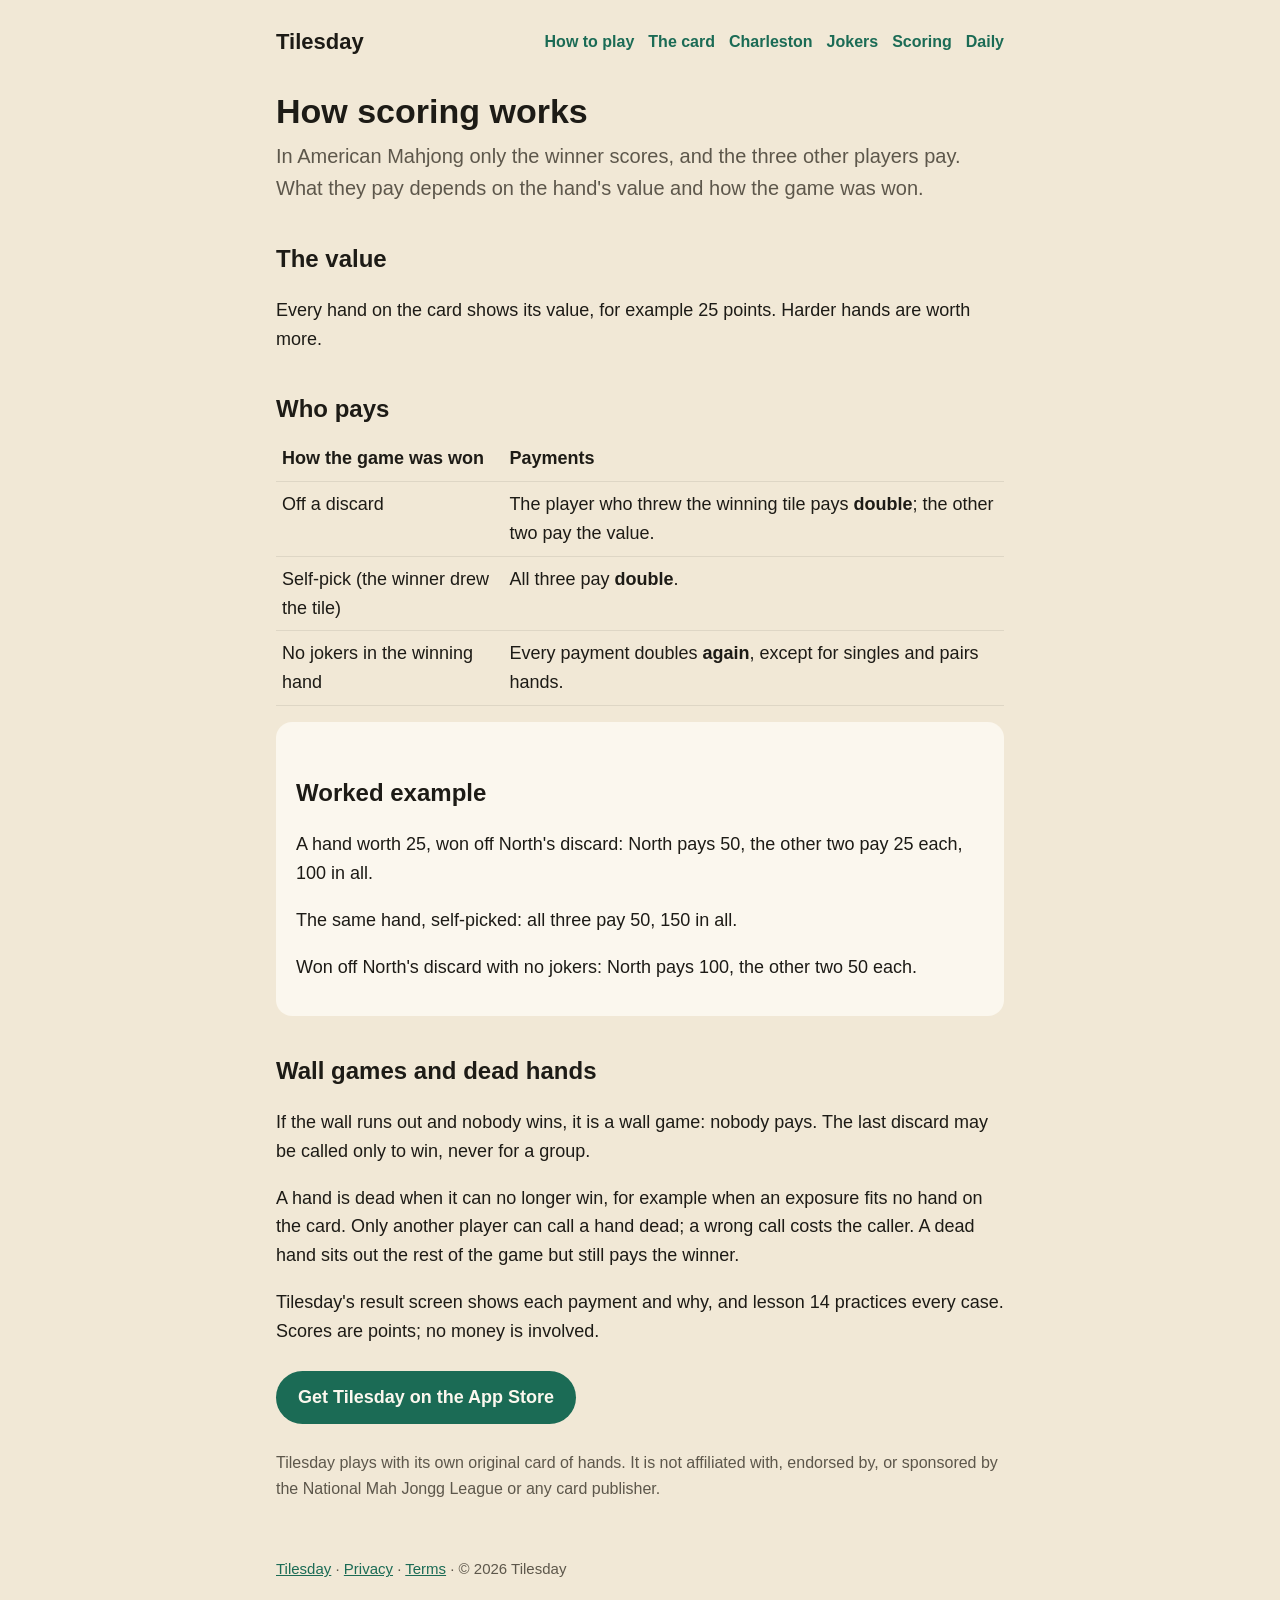
<file: scoring.html>
<!doctype html>
<html lang="en">
<head>
<meta charset="utf-8">
<meta name="viewport" content="width=device-width, initial-scale=1">
<meta name="apple-itunes-app" content="app-id=6819394680, affiliate-data=pt=128534438&amp;ct=web-banner&amp;mt=8">
<title>American Mahjong scoring and payments | Tilesday</title>
<meta name="description" content="How American Mahjong scoring works: the hand's value, who pays double on a discard or a self-pick, the jokerless double, wall games and dead hands, with worked examples.">
<link rel="stylesheet" href="style.css">
</head>
<body>
<header>
  <a class="brand" href="index.html">Tilesday</a>
  <nav><a href="how-to-play-american-mahjong.html">How to play</a><a href="how-to-read-the-mahjong-card.html">The card</a><a href="charleston.html">Charleston</a><a href="joker-rules.html">Jokers</a><a href="scoring.html">Scoring</a><a href="daily/">Daily</a></nav>
</header>
<main>
  <h1>How scoring works</h1>
  <p class="lede">In American Mahjong only the winner scores, and the three other players pay. What they pay depends on the hand's value and how the game was won.</p>

  <h2>The value</h2>
  <p>Every hand on the card shows its value, for example 25 points. Harder hands are worth more.</p>

  <h2>Who pays</h2>
  <table>
    <tr><th>How the game was won</th><th>Payments</th></tr>
    <tr><td>Off a discard</td><td>The player who threw the winning tile pays <strong>double</strong>; the other two pay the value.</td></tr>
    <tr><td>Self-pick (the winner drew the tile)</td><td>All three pay <strong>double</strong>.</td></tr>
    <tr><td>No jokers in the winning hand</td><td>Every payment doubles <strong>again</strong>, except for singles and pairs hands.</td></tr>
  </table>

  <div class="panel">
    <h2>Worked example</h2>
    <p>A hand worth 25, won off North's discard: North pays 50, the other two pay 25 each, 100 in all.</p>
    <p>The same hand, self-picked: all three pay 50, 150 in all.</p>
    <p>Won off North's discard with no jokers: North pays 100, the other two 50 each.</p>
  </div>

  <h2>Wall games and dead hands</h2>
  <p>If the wall runs out and nobody wins, it is a wall game: nobody pays. The last discard may be called only to win, never for a group.</p>
  <p>A hand is dead when it can no longer win, for example when an exposure fits no hand on the card. Only another player can call a hand dead; a wrong call costs the caller. A dead hand sits out the rest of the game but still pays the winner.</p>

  <p>Tilesday's result screen shows each payment and why, and lesson 14 practices every case. Scores are points; no money is involved.</p>
  <p><a class="cta" href="https://apps.apple.com/app/id6819394680?pt=128534438&amp;ct=website&amp;mt=8">Get Tilesday on the App Store</a></p>
  <p class="note">Tilesday plays with its own original card of hands. It is not affiliated with, endorsed by, or sponsored by the National Mah Jongg League or any card publisher.</p>
</main>
<footer><a href="index.html">Tilesday</a> · <a href="privacy.html">Privacy</a> · <a href="terms.html">Terms</a> · © 2026 Tilesday</footer>
</body>
</html>
</file>
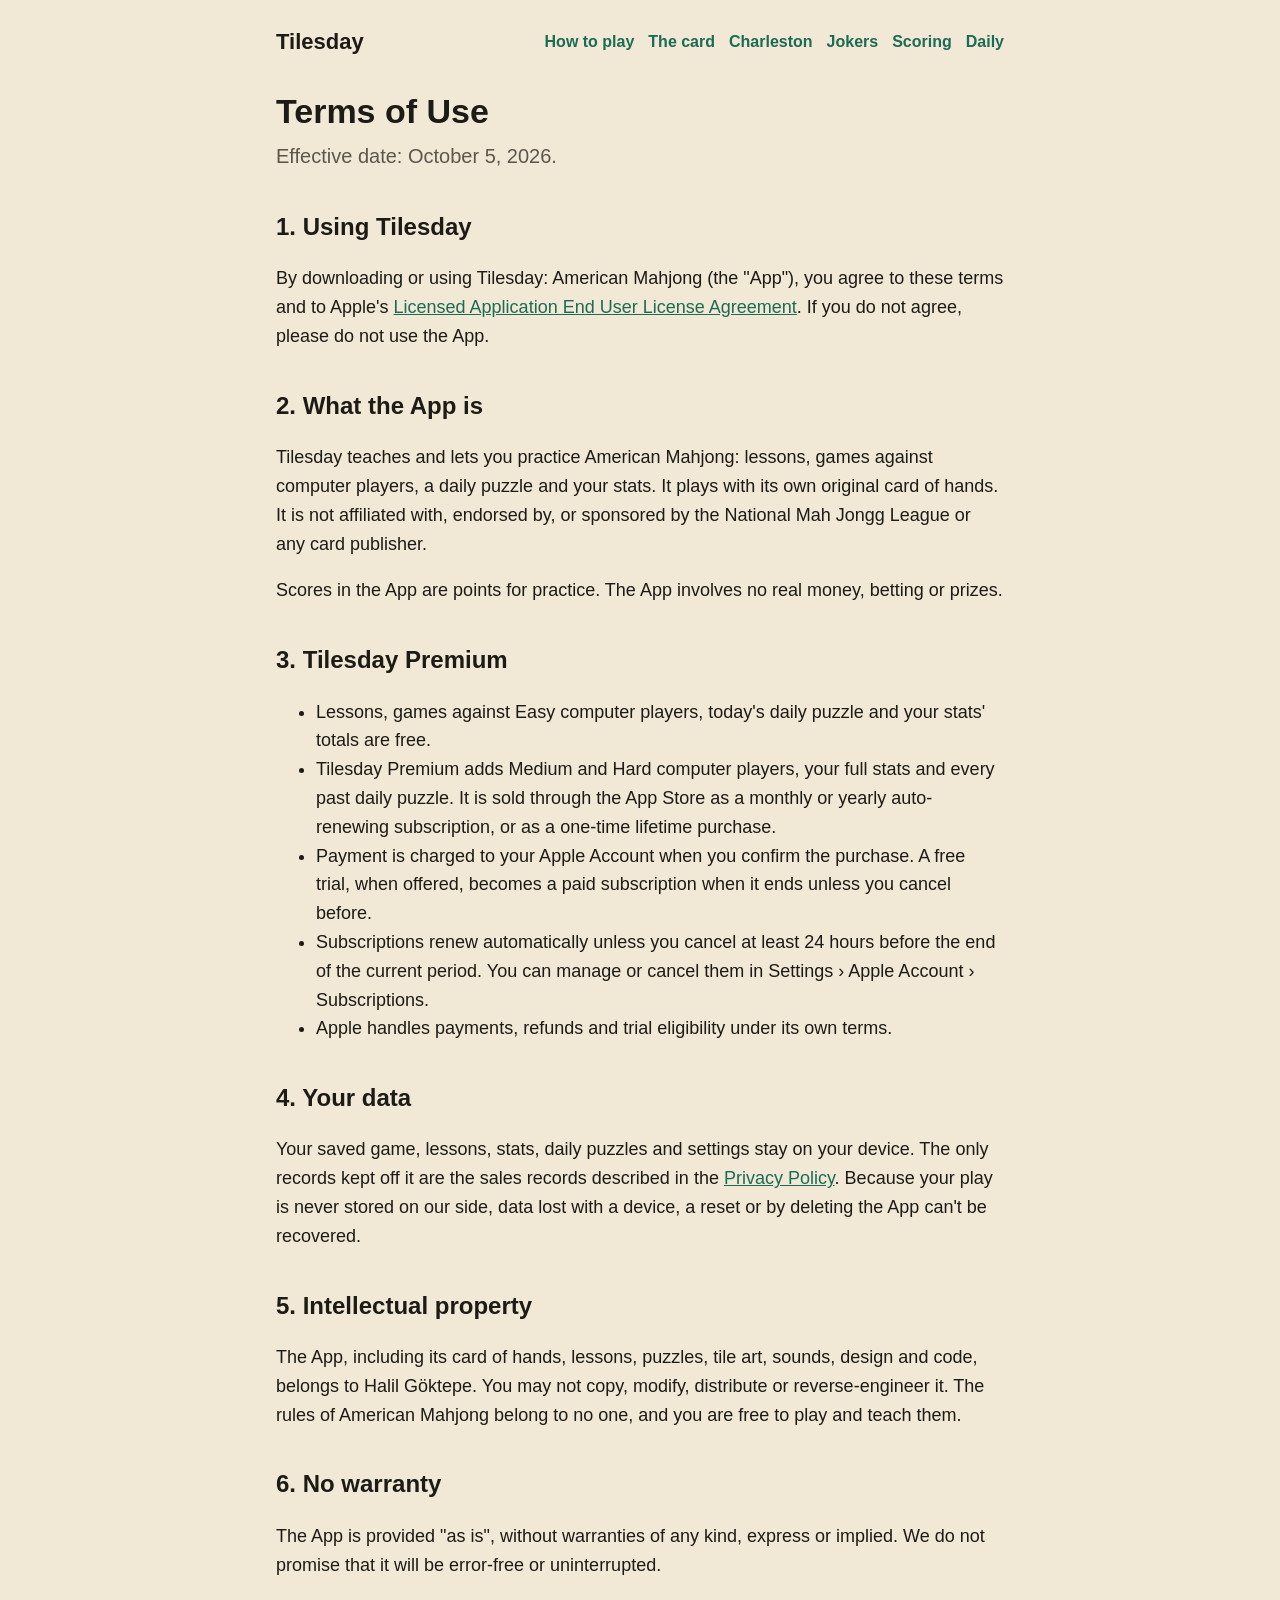
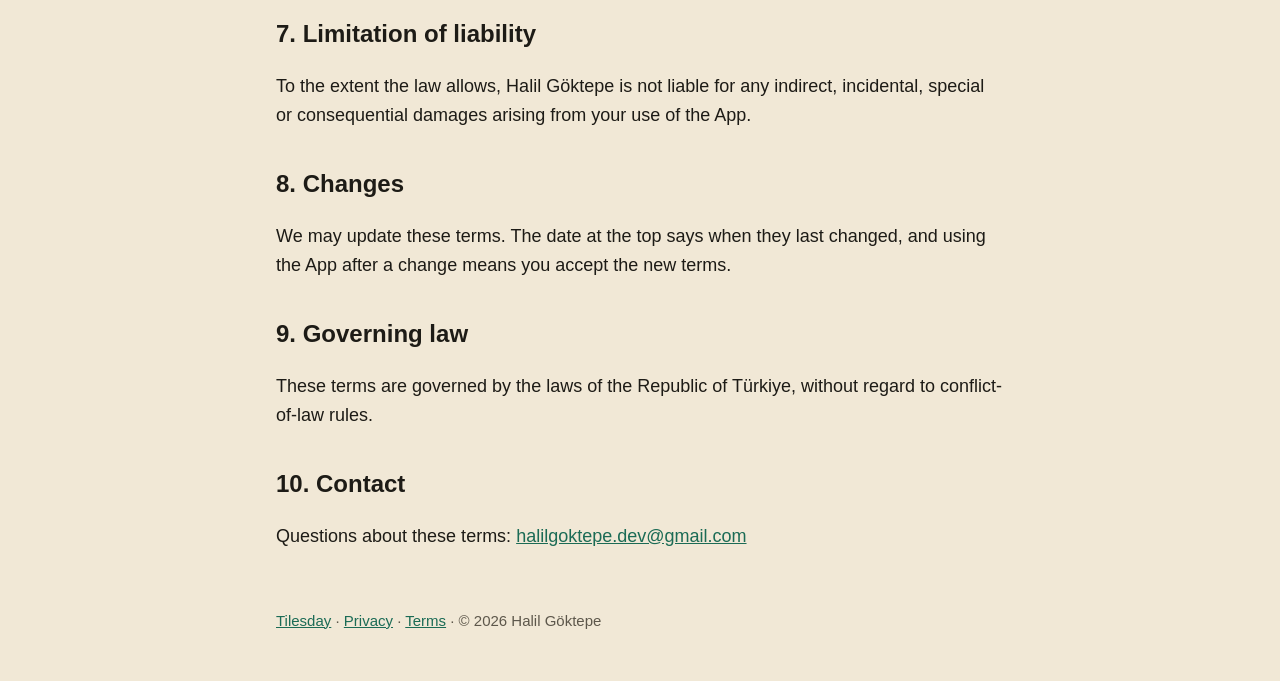
<file: terms.html>
<!doctype html>
<html lang="en">
<head>
<meta charset="utf-8">
<meta name="viewport" content="width=device-width, initial-scale=1">
<meta name="apple-itunes-app" content="app-id=6819394680, affiliate-data=pt=128534438&amp;ct=web-banner&amp;mt=8">
<title>Terms of Use | Tilesday</title>
<meta name="description" content="Tilesday's terms of use: what the app is, how Tilesday Premium is billed through the App Store, and the usual legal terms.">
<link rel="stylesheet" href="style.css">
</head>
<body>
<header>
  <a class="brand" href="index.html">Tilesday</a>
  <nav><a href="how-to-play-american-mahjong.html">How to play</a><a href="how-to-read-the-mahjong-card.html">The card</a><a href="charleston.html">Charleston</a><a href="joker-rules.html">Jokers</a><a href="scoring.html">Scoring</a><a href="daily/">Daily</a></nav>
</header>
<main>
  <h1>Terms of Use</h1>
  <p class="lede">Effective date: October 5, 2026.</p>

  <h2>1. Using Tilesday</h2>
  <p>By downloading or using Tilesday: American Mahjong (the "App"), you agree to these terms and to Apple's <a href="https://www.apple.com/legal/internet-services/itunes/dev/stdeula/">Licensed Application End User License Agreement</a>. If you do not agree, please do not use the App.</p>

  <h2>2. What the App is</h2>
  <p>Tilesday teaches and lets you practice American Mahjong: lessons, games against computer players, a daily puzzle and your stats. It plays with its own original card of hands. It is not affiliated with, endorsed by, or sponsored by the National Mah Jongg League or any card publisher.</p>
  <p>Scores in the App are points for practice. The App involves no real money, betting or prizes.</p>

  <h2>3. Tilesday Premium</h2>
  <ul>
    <li>Lessons, games against Easy computer players, today's daily puzzle and your stats' totals are free.</li>
    <li>Tilesday Premium adds Medium and Hard computer players, your full stats and every past daily puzzle. It is sold through the App Store as a monthly or yearly auto-renewing subscription, or as a one-time lifetime purchase.</li>
    <li>Payment is charged to your Apple Account when you confirm the purchase. A free trial, when offered, becomes a paid subscription when it ends unless you cancel before.</li>
    <li>Subscriptions renew automatically unless you cancel at least 24 hours before the end of the current period. You can manage or cancel them in Settings › Apple Account › Subscriptions.</li>
    <li>Apple handles payments, refunds and trial eligibility under its own terms.</li>
  </ul>

  <h2>4. Your data</h2>
  <p>Your saved game, lessons, stats, daily puzzles and settings stay on your device. The only records kept off it are the sales records described in the <a href="privacy.html">Privacy Policy</a>. Because your play is never stored on our side, data lost with a device, a reset or by deleting the App can't be recovered.</p>

  <h2>5. Intellectual property</h2>
  <p>The App, including its card of hands, lessons, puzzles, tile art, sounds, design and code, belongs to Halil Göktepe. You may not copy, modify, distribute or reverse-engineer it. The rules of American Mahjong belong to no one, and you are free to play and teach them.</p>

  <h2>6. No warranty</h2>
  <p>The App is provided "as is", without warranties of any kind, express or implied. We do not promise that it will be error-free or uninterrupted.</p>

  <h2>7. Limitation of liability</h2>
  <p>To the extent the law allows, Halil Göktepe is not liable for any indirect, incidental, special or consequential damages arising from your use of the App.</p>

  <h2>8. Changes</h2>
  <p>We may update these terms. The date at the top says when they last changed, and using the App after a change means you accept the new terms.</p>

  <h2>9. Governing law</h2>
  <p>These terms are governed by the laws of the Republic of Türkiye, without regard to conflict-of-law rules.</p>

  <h2>10. Contact</h2>
  <p>Questions about these terms: <a href="mailto:halilgoktepe.dev@gmail.com">halilgoktepe.dev@gmail.com</a></p>
</main>
<footer><a href="index.html">Tilesday</a> · <a href="privacy.html">Privacy</a> · <a href="terms.html">Terms</a> · © 2026 Halil Göktepe</footer>
</body>
</html>
</file>
<file: style.css>
/* Tilesday website: the app's felt and jade, readable first. */
:root {
  --felt: #f1e8d6;
  --panel: #fbf7ee;
  --ink: #1d1b16;
  --muted: #5d574b;
  --jade: #1b6b55;
  --gold: #b7791f;
  --crak: #b3261e;
  --dot: #1f4e8c;
}
@media (prefers-color-scheme: dark) {
  :root {
    --felt: #16222b;
    --panel: #22313b;
    --ink: #f3efe6;
    --muted: #b9b2a3;
    --jade: #5fc3a2;
    --gold: #e3a84a;
    --crak: #f08a7f;
    --dot: #8fb6ef;
  }
}
* { box-sizing: border-box; }
body {
  margin: 0;
  background: var(--felt);
  color: var(--ink);
  font: 18px/1.6 -apple-system, BlinkMacSystemFont, "Segoe UI", Roboto, Helvetica, Arial, sans-serif;
}
main, header, footer { max-width: 760px; margin: 0 auto; padding: 0 16px; }
header { padding-top: 24px; display: flex; align-items: center; justify-content: space-between; gap: 12px; flex-wrap: wrap; }
header a.brand { font-weight: 700; font-size: 22px; color: var(--ink); text-decoration: none; }
nav a { color: var(--jade); margin-left: 14px; text-decoration: none; font-weight: 600; font-size: 16px; }
h1 { font-size: 34px; line-height: 1.2; margin: 32px 0 8px; }
h2 { font-size: 24px; margin: 36px 0 8px; }
p.lede { font-size: 20px; color: var(--muted); margin-top: 0; }
a { color: var(--jade); }
.panel { background: var(--panel); border-radius: 16px; padding: 16px 20px; margin: 16px 0; }
.hand { font-family: ui-monospace, SFMono-Regular, Menlo, monospace; font-weight: 700; font-size: 22px; letter-spacing: 0.04em; }
.green { color: var(--jade); }
.red { color: var(--crak); }
.blue { color: var(--dot); }
table { border-collapse: collapse; width: 100%; }
th, td { text-align: left; padding: 8px 6px; border-bottom: 1px solid rgba(0,0,0,0.08); vertical-align: top; }
.cta { display: inline-block; background: var(--jade); color: var(--panel); padding: 12px 22px; border-radius: 999px; text-decoration: none; font-weight: 700; margin: 8px 0; }
.note { color: var(--muted); font-size: 16px; }
footer { padding: 40px 16px 48px; color: var(--muted); font-size: 15px; }
</file>
